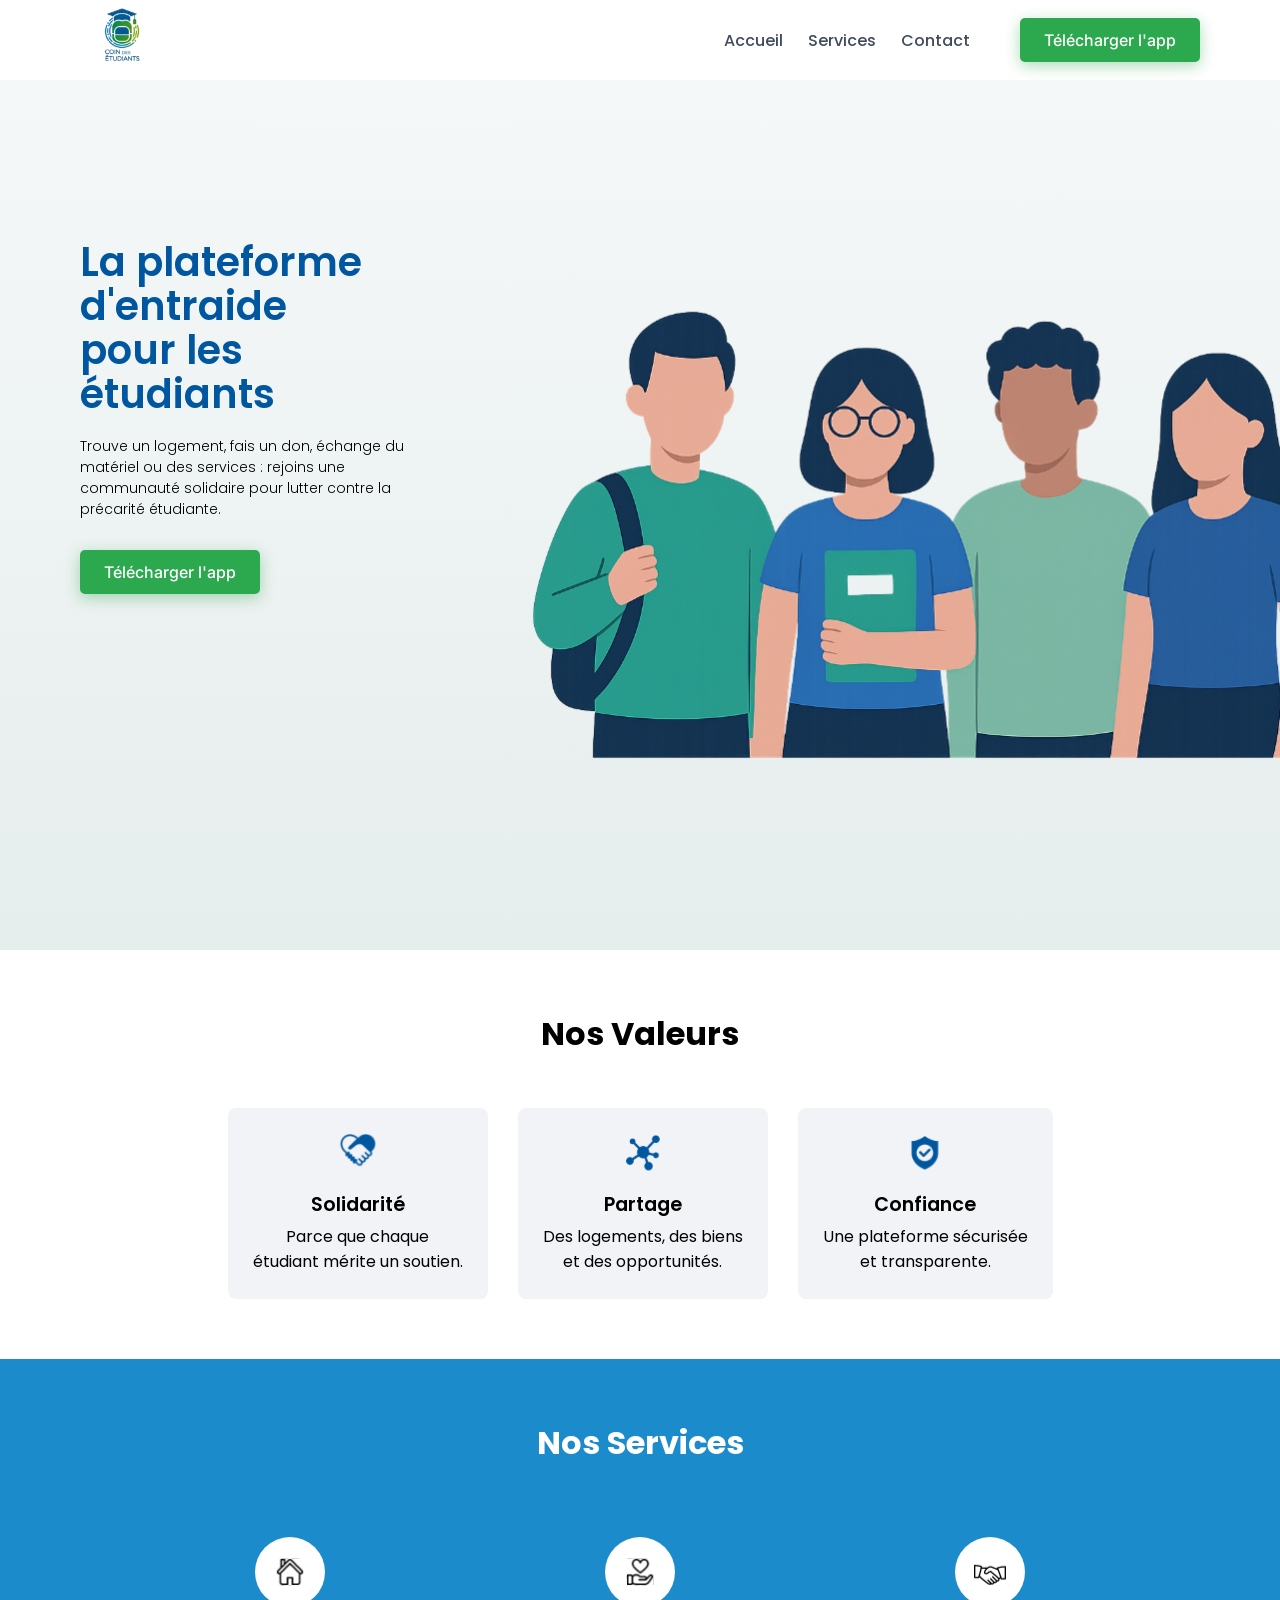
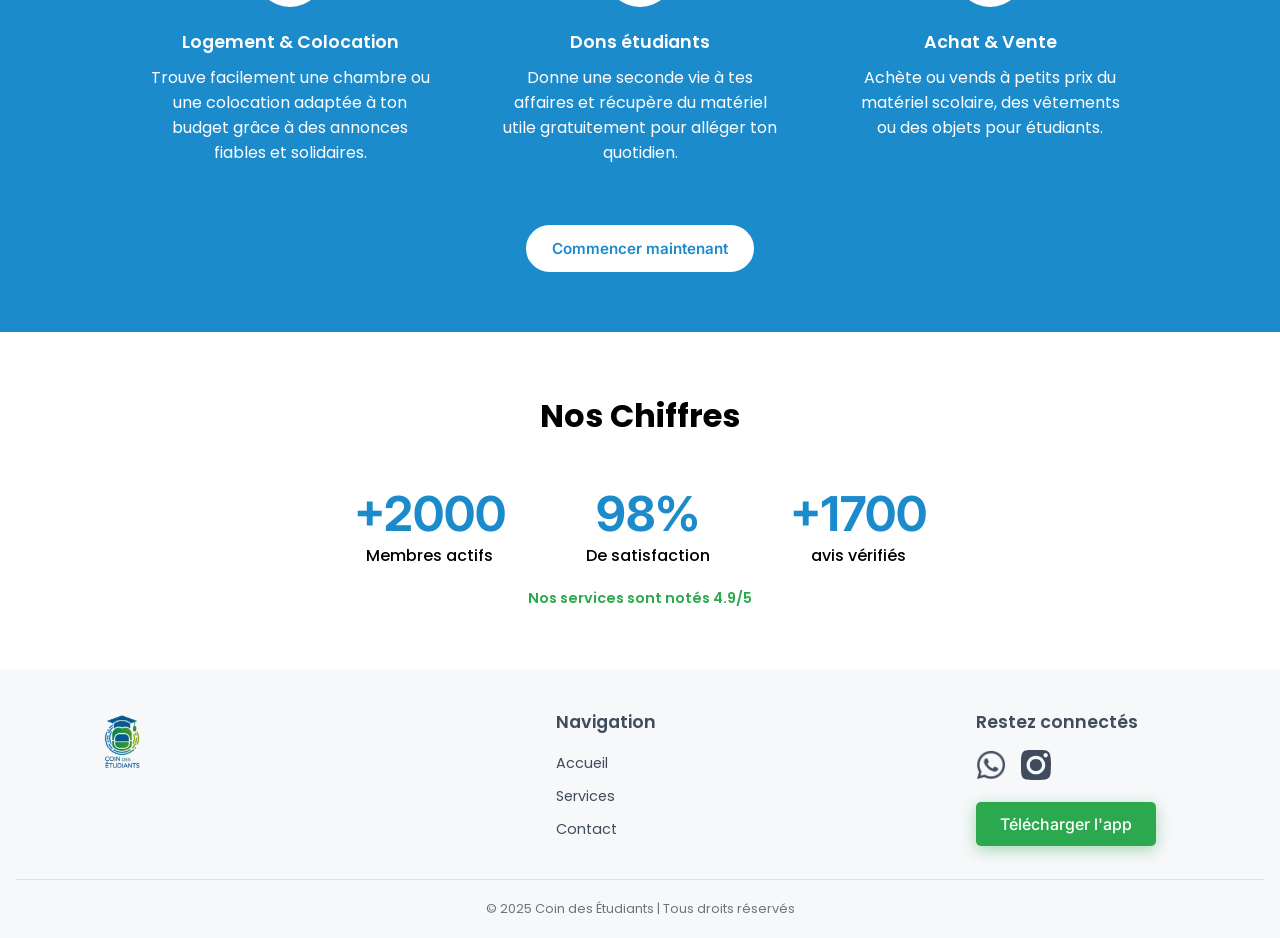
<file: index.html>
<!DOCTYPE html>
<html lang="fr">
<head>
    <meta charset="UTF-8">
    <meta name="viewport" content="width=device-width, initial-scale=1.0">
    <title>Le coin des etudiants</title>
    <link rel="shortcut icon" href="assets/logo.svg" type="image/svg+xml">
    <link rel="stylesheet" href="css/style.css">
    </head>
<body>
    <header class="header">
        <div class="header__nav container">
            <div class="logo">
                <img src="assets/logo.svg" alt="Logo" class="logo-img">
            </div>

            <div class="nav-group">
                <ul class="navig">
                    <li><a href="index.html">Accueil</a></li>
                    <li><a href="services.html">Services</a></li>
                    <li><a href="contact.html">Contact</a></li>
                </ul>
                <button class="nav__download-btn btn-primary">Télécharger l'app</button>
            </div>
        </div>
    </header>

    <main>
        <section id="hero" class="hero-section">
            <div class="container hero-content-wrapper">
                <div class="hero-text">
                    <h1>La plateforme d'entraide <br> pour les étudiants</h1>
                    <p>
                        Trouve un logement, fais un don, échange du matériel ou des services : rejoins 
                        une communauté solidaire pour lutter contre la précarité étudiante.
                    </p>
                    <button class="btn-primary">Télécharger l'app</button>
                </div>
                <div class="hero-image-wrapper">
                <img src="assets/perso.svg" alt="image1" class="hero-image">
                </div> 
                </div>
            </div>
        </section>

        <section id="valeurs">
            <div class="container">
                <h2 class="section-title">Nos Valeurs</h2>
                <div class="valeurs-grid">
                    <div class="valeur-item">
                        <img src="assets/valeurs/solidarite.svg" alt="Solidarité">
                        <h3>Solidarité</h3>
                        <p>Parce que chaque <br>
                        étudiant mérite un soutien.</p>
                    </div>

                    <div class="valeur-item">
                        <img src="assets/valeurs/partage.svg" alt="Partage">
                        <h3>Partage</h3>
                        <p>Des logements, des biens <br>
                        et des opportunités.</p>
                    </div>

                    <div class="valeur-item">
                        <img src="assets/valeurs/confiance.svg" alt="Confiance">
                        <h3>Confiance</h3>
                        <p>Une plateforme sécurisée <br> et transparente.</p>
                    </div>
                </div>
            </div>    
        </section>


        <section id="services">
            <div class="container">
                <h2 class="section-title">Nos Services</h2>
                <div class="services-grid">
                    <div class="service-item">
                        <img src="assets/services/logement.svg" alt="Logement">
                        <h3>Logement & Colocation</h3>
                        <p>Trouve facilement une chambre ou une colocation adaptée à ton budget grâce à des annonces fiables et solidaires.</p>
                    </div>

                    <div class="service-item">
                        <img src="assets/services/don.svg" alt="Don">
                        <h3>Dons étudiants</h3>
                        <p>Donne une seconde vie à tes affaires et récupère du matériel utile gratuitement pour alléger ton quotidien.</p>
                    </div>

                    <div class="service-item">
                        <img src="assets/services/achat.svg" alt="Achat">
                        <h3>Achat & Vente</h3>
                        <p>Achète ou vends à petits prix du matériel scolaire, des vêtements ou des objets pour étudiants.</p>
                    </div>
                </div>

                <div style="text-align: center;"> 
                    <button class="btn-secondary">Commencer maintenant</button>
                </div>
            </div>
        </section>

        <section id="chiffres">
            <div class="container">
                <h2 class="section-title">Nos Chiffres</h2>
                <div class="chiffres-grid">

                    <div class="chiffre-item">
                        <p class="chiffre-number">+2000</p>
                        <p class="chiffre-text">Membres actifs</p>
                    </div>
                    <div class="chiffre-item">
                        <p class="chiffre-number">98%</p>
                        <p class="chiffre-text">De satisfaction</p>
                    </div>
                    <div class="chiffre-item">
                        <p class="chiffre-number">+1700</p>
                        <p class="chiffre-text">avis vérifiés</p>
                    </div>
                </div>
                <p class="note">Nos services sont notés 4.9/5</p>
            </div>
        </section>
    </main>

    <footer>
        <div class="container footer-grid">
            <div class="footer-col logo-col">
                <div class="logo">
                    <img src="assets/logo.svg" alt="Logo" class="logo-img">
                </div>
            </div>
            
            <div class="footer-col">
                <h2>Navigation</h2>
                <nav>
                    <ul>
                        <li><a href="index.html">Accueil</a></li>
                        <li><a href="services.html">Services</a></li>
                        <li><a href="contact.html">Contact</a></li>  
                    </ul>
                </nav>
            </div>
            
            <div class="footer-col">
                <h2>Restez connectés</h2>
                <div class="social-links-container">
                    <a href="https://www.whatsapp.com/channel/0029VbAwDzD8fewrz5ocLE03" target="_blank" aria-label="WhatsApp">
                        <img src="assets/socials/whatsapp.svg" alt="WhatsApp" class="social-icon">
                    </a>
                    <a href="https://www.instagram.com/coin_des_etudiants/" target="_blank" aria-label="Instagram">
                        <img src="assets/socials/instagram.svg" alt="Instagram" class="social-icon">
                    </a>
                </div>
                <button class="btn-primary btn-footer">Télécharger l'app</button>
            </div>
        </div>
        
        <div class="footer-bottom">
            <p>&copy; 2025 Coin des Étudiants | Tous droits réservés</p>
            
        </div>
    </footer>
    
</body>
</html>
</file>
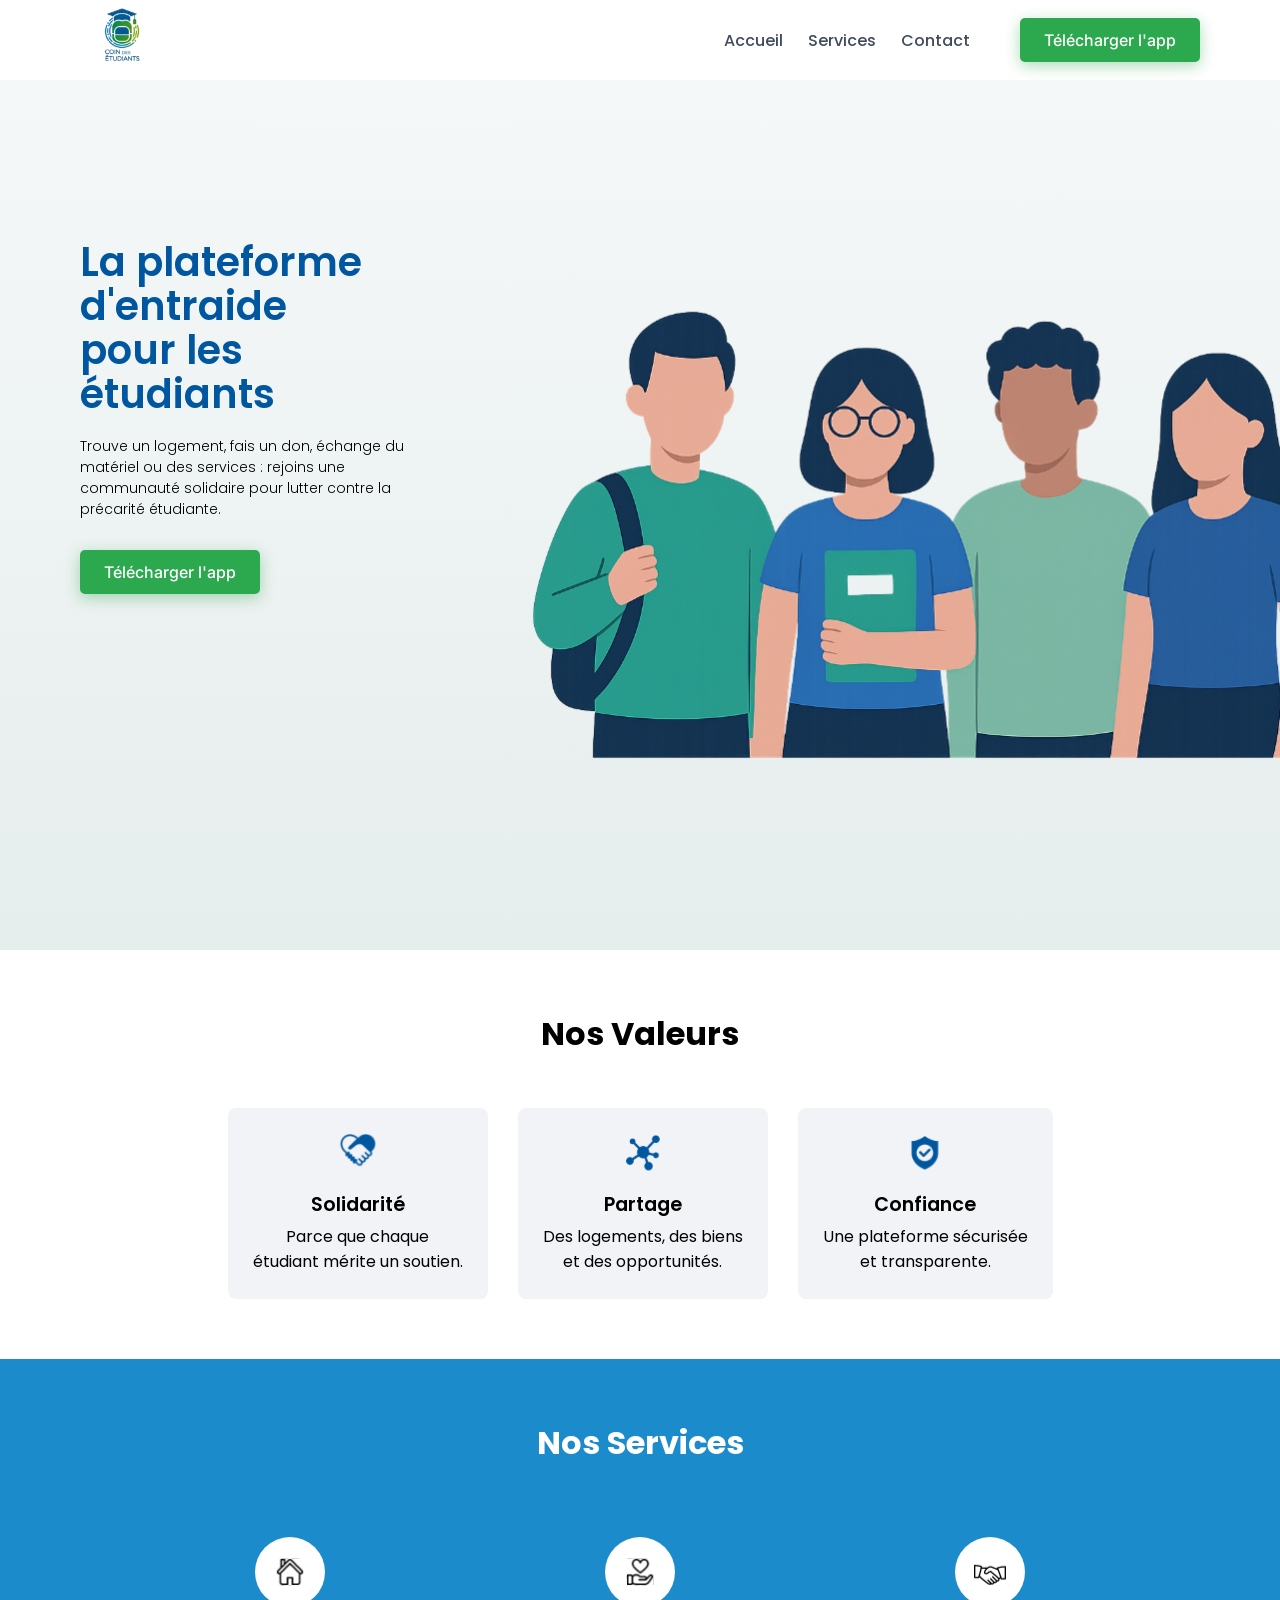
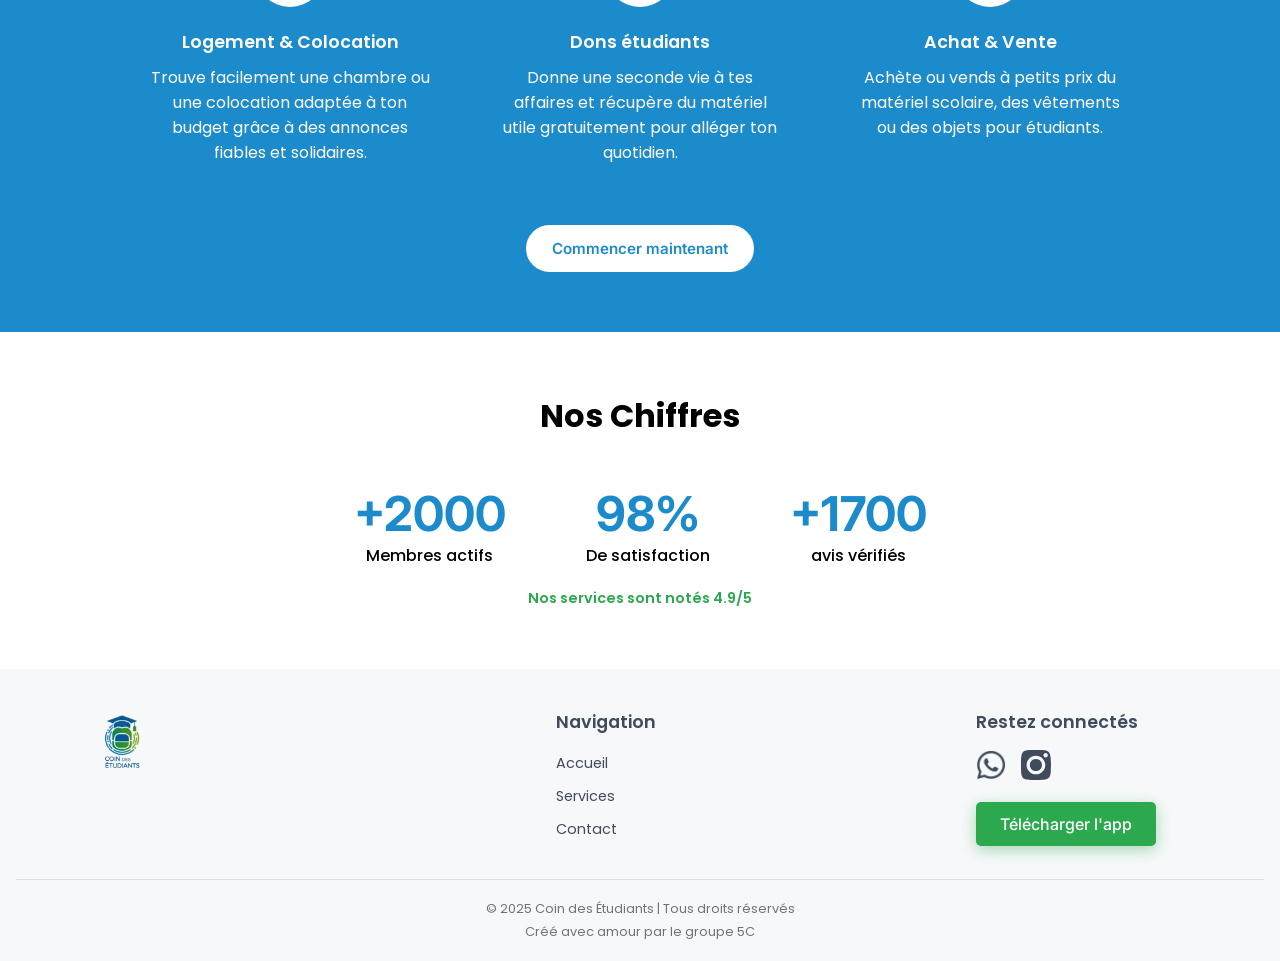
<file: site3/index.html>
<!DOCTYPE html>
<html lang="fr">
<head>
    <meta charset="UTF-8">
    <meta name="viewport" content="width=device-width, initial-scale=1.0">
    <title>Le coin des etudiants</title>
    <link rel="shortcut icon" href="assets/logo.svg" type="image/svg+xml">
    <link rel="stylesheet" href="css/style.css">
    </head>
<body>
    <header class="header">
        <div class="header__nav container">
            <div class="logo">
                <img src="assets/logo.svg" alt="Logo" class="logo-img">
            </div>

            <div class="nav-group">
                <ul class="navig">
                    <li><a href="index.html">Accueil</a></li>
                    <li><a href="services.html">Services</a></li>
                    <li><a href="contact.html">Contact</a></li>
                </ul>
                <button class="nav__download-btn btn-primary">Télécharger l'app</button>
            </div>
        </div>
    </header>

    <main>
        <section id="hero" class="hero-section">
            <div class="container hero-content-wrapper">
                <div class="hero-text">
                    <h1>La plateforme d'entraide <br> pour les étudiants</h1>
                    <p>
                        Trouve un logement, fais un don, échange du matériel ou des services : rejoins 
                        une communauté solidaire pour lutter contre la précarité étudiante.
                    </p>
                    <button class="btn-primary">Télécharger l'app</button>
                </div>
                <div class="hero-image-wrapper">
                <img src="assets/perso.svg" alt="image1" class="hero-image">
                </div> 
                </div>
            </div>
        </section>

        <section id="valeurs">
            <div class="container">
                <h2 class="section-title">Nos Valeurs</h2>
                <div class="valeurs-grid">
                    <div class="valeur-item">
                        <img src="assets/valeurs/solidarite.svg" alt="Solidarité">
                        <h3>Solidarité</h3>
                        <p>Parce que chaque <br>
                        étudiant mérite un soutien.</p>
                    </div>

                    <div class="valeur-item">
                        <img src="assets/valeurs/partage.svg" alt="Partage">
                        <h3>Partage</h3>
                        <p>Des logements, des biens <br>
                        et des opportunités.</p>
                    </div>

                    <div class="valeur-item">
                        <img src="assets/valeurs/confiance.svg" alt="Confiance">
                        <h3>Confiance</h3>
                        <p>Une plateforme sécurisée <br> et transparente.</p>
                    </div>
                </div>
            </div>    
        </section>


        <section id="services">
            <div class="container">
                <h2 class="section-title">Nos Services</h2>
                <div class="services-grid">
                    <div class="service-item">
                        <img src="assets/services/logement.svg" alt="Logement">
                        <h3>Logement & Colocation</h3>
                        <p>Trouve facilement une chambre ou une colocation adaptée à ton budget grâce à des annonces fiables et solidaires.</p>
                    </div>

                    <div class="service-item">
                        <img src="assets/services/don.svg" alt="Don">
                        <h3>Dons étudiants</h3>
                        <p>Donne une seconde vie à tes affaires et récupère du matériel utile gratuitement pour alléger ton quotidien.</p>
                    </div>

                    <div class="service-item">
                        <img src="assets/services/achat.svg" alt="Achat">
                        <h3>Achat & Vente</h3>
                        <p>Achète ou vends à petits prix du matériel scolaire, des vêtements ou des objets pour étudiants.</p>
                    </div>
                </div>

                <div style="text-align: center;"> 
                    <button class="btn-secondary">Commencer maintenant</button>
                </div>
            </div>
        </section>

        <section id="chiffres">
            <div class="container">
                <h2 class="section-title">Nos Chiffres</h2>
                <div class="chiffres-grid">

                    <div class="chiffre-item">
                        <p class="chiffre-number">+2000</p>
                        <p class="chiffre-text">Membres actifs</p>
                    </div>
                    <div class="chiffre-item">
                        <p class="chiffre-number">98%</p>
                        <p class="chiffre-text">De satisfaction</p>
                    </div>
                    <div class="chiffre-item">
                        <p class="chiffre-number">+1700</p>
                        <p class="chiffre-text">avis vérifiés</p>
                    </div>
                </div>
                <p class="note">Nos services sont notés 4.9/5</p>
            </div>
        </section>
    </main>

    <footer>
        <div class="container footer-grid">
            <div class="footer-col logo-col">
                <div class="logo">
                    <img src="assets/logo.svg" alt="Logo" class="logo-img">
                </div>
            </div>
            
            <div class="footer-col">
                <h2>Navigation</h2>
                <nav>
                    <ul>
                        <li><a href="index.html">Accueil</a></li>
                        <li><a href="services.html">Services</a></li>
                        <li><a href="contact.html">Contact</a></li>  
                    </ul>
                </nav>
            </div>
            
            <div class="footer-col">
                <h2>Restez connectés</h2>
                <div class="social-links-container">
                    <a href="https://www.whatsapp.com/channel/0029VbAwDzD8fewrz5ocLE03" target="_blank" aria-label="WhatsApp">
                        <img src="assets/socials/whatsapp.svg" alt="WhatsApp" class="social-icon">
                    </a>
                    <a href="https://www.instagram.com/coin_des_etudiants/" target="_blank" aria-label="Instagram">
                        <img src="assets/socials/instagram.svg" alt="Instagram" class="social-icon">
                    </a>
                </div>
                <button class="btn-primary btn-footer">Télécharger l'app</button>
            </div>
        </div>
        
        <div class="footer-bottom">
            <p>&copy; 2025 Coin des Étudiants | Tous droits réservés</p>
            <p>Créé avec amour par le groupe 5C</p>
        </div>
    </footer>
    
</body>
</html>
</file>
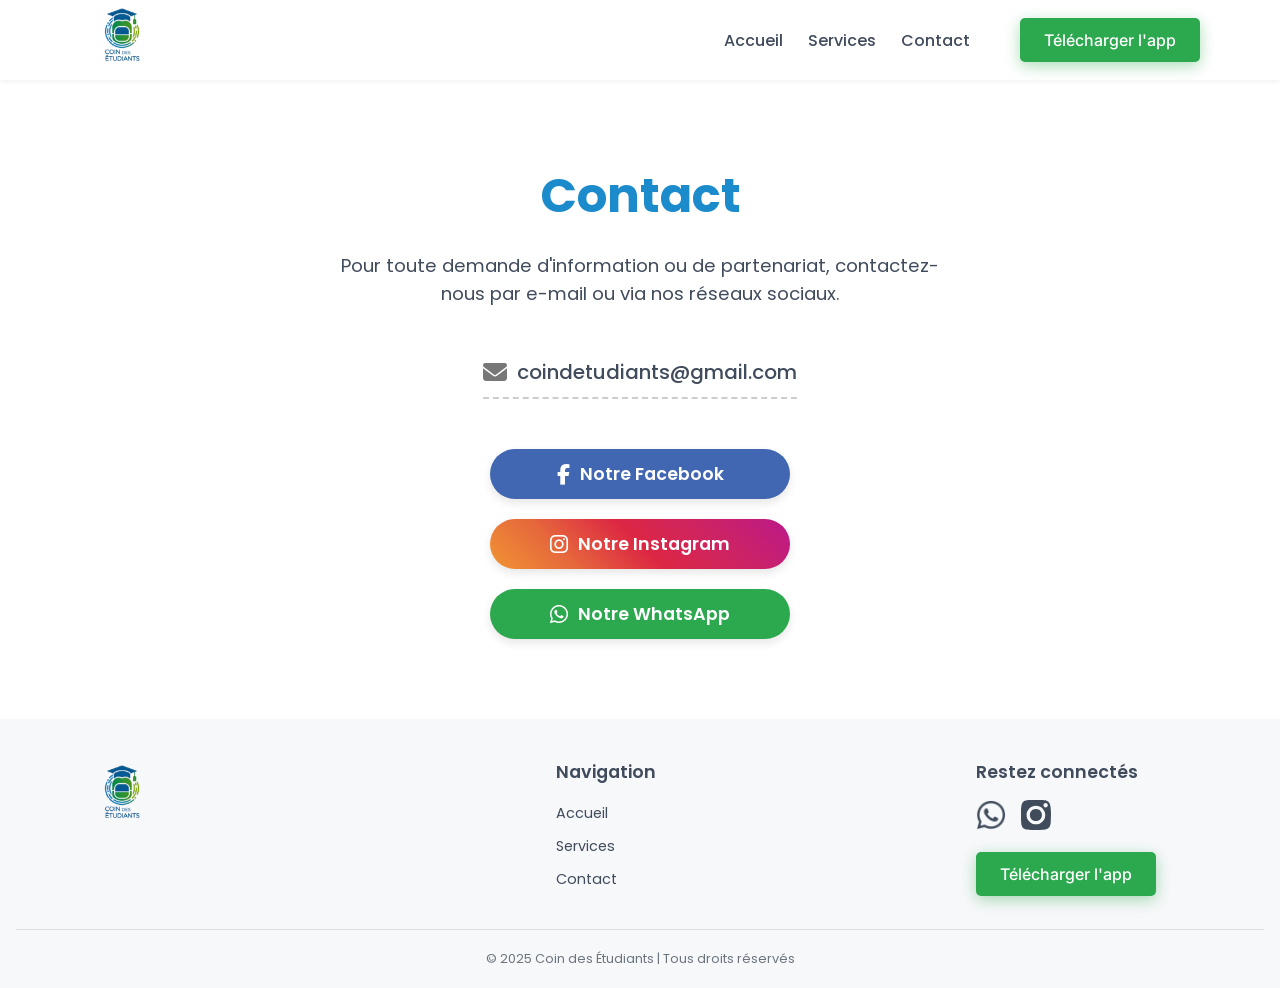
<file: contact.html>
<!DOCTYPE html>
<html lang="fr">
<head>
    <meta charset="UTF-8">
    <meta name="viewport" content="width=device-width, initial-scale=1.0">
    <title>Contact - Coin des Étudiants</title>
    <link rel="shortcut icon" href="assets/logo.svg" type="image/svg+xml">
    <link rel="stylesheet" href="css/style.css"> 
    <link rel="stylesheet" href="css/contact.css">
    <link rel="stylesheet" href="https://cdnjs.cloudflare.com/ajax/libs/font-awesome/6.5.1/css/all.min.css">
</head>
<body>
    
    <header class="header">
        <div class="header__nav container">
            <div class="logo">
                <img src="assets/logo.svg" alt="Logo" class="logo-img">
            </div>

            <div class="nav-group">
                <ul class="navig">
                    <li><a href="index.html">Accueil</a></li>
                    <li><a href="services.html">Services</a></li>
                    <li><a href="contact.html" class="active">Contact</a></li> 
                </ul>
                <button class="nav__download-btn btn-primary">Télécharger l'app</button>
            </div>
        </div>
    </header>

    <main class="content-wrapper">
        <section class="contact-section">
            
            <h1 class="contact-title">Contact</h1>
            
            <p class="contact-description">
                Pour toute demande d'information ou de partenariat, contactez-nous par e-mail ou via nos réseaux sociaux.
            </p>
            

            <a href="mailto:coindetudiants@gmail.com" class="email-link">
                <i class="fas fa-envelope"></i>
                coindetudiants@gmail.com
            </a>

       
            <div class="social-buttons">

                <a href="https://www.facebook.com/coin.des.etudiants/" class="social-btn btn-facebook">
                    <i class="fab fa-facebook-f"></i>
                    Notre Facebook
                </a>
                <a href="https://www.instagram.com/coin_des_etudiants/" class="social-btn btn-instagram">
                    <i class="fab fa-instagram"></i>
                    Notre Instagram
                </a>
                <a href="https://www.whatsapp.com/channel/0029VbAwDzD8fewrz5ocLE03" class="social-btn btn-whatsapp">
                    <i class="fab fa-whatsapp"></i>
                    Notre WhatsApp
                </a>
            </div>

        </section>
    </main>

 
    <footer>
        <div class="container footer-grid">
            <div class="footer-col logo-col">
                <div class="logo">
                    <img src="assets/logo.svg" alt="Logo" class="logo-img">
                </div>
            </div>
            
            <div class="footer-col">
                <h2>Navigation</h2>
                <nav>
                    <ul>
                        <li><a href="index.html">Accueil</a></li>
                        <li><a href="services.html">Services</a></li>
                        <li><a href="contact.html">Contact</a></li>  
                    </ul>
                </nav>
            </div>
            
            <div class="footer-col">
                <h2>Restez connectés</h2>
                <div class="social-links-container">
                  
                    <a href="https://www.whatsapp.com/channel/0029VbAwDzD8fewrz5ocLE03" target="_blank" aria-label="WhatsApp">
                        <img src="assets/socials/whatsapp.svg" alt="WhatsApp" class="social-icon">
                    </a>
                    <a href="https://www.instagram.com/coin_des_etudiants/" target="_blank" aria-label="Instagram">
                        <img src="assets/socials/instagram.svg" alt="Instagram" class="social-icon">
                    </a>
                </div>
                <button class="btn-primary btn-footer">Télécharger l'app</button>
            </div>
        </div>
        
        <div class="footer-bottom">
            <p>&copy; 2025 Coin des Étudiants | Tous droits réservés</p>
            
        </div>
    </footer>
    
</body>
</html>
</file>
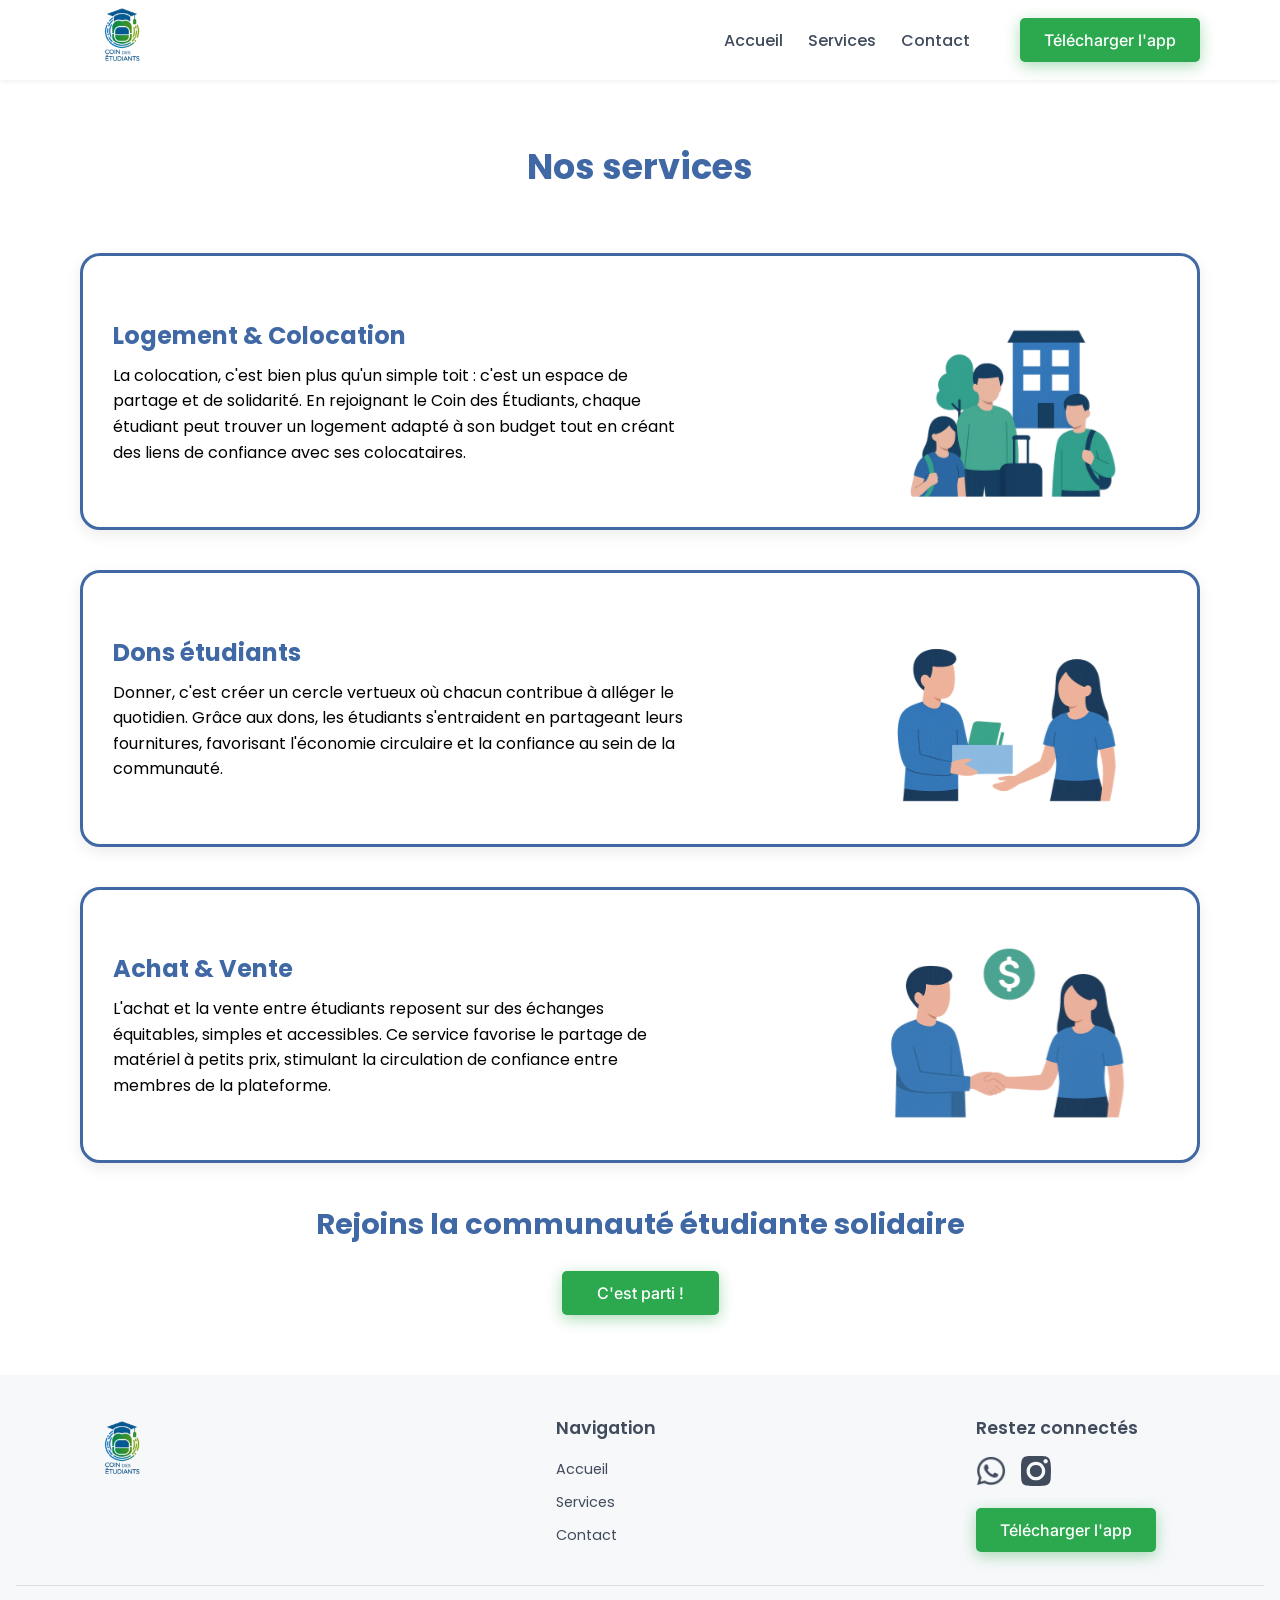
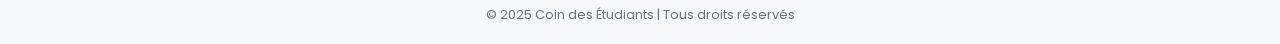
<file: services.html>
<!DOCTYPE html>
<html lang="fr">
<head>
    <meta charset="UTF-8">
    <meta name="viewport" content="width=device-width, initial-scale=1.0">
    <title>Le coin des etudiants</title>
    <link rel="shortcut icon" href="assets/logo.svg" type="image/svg+xml">
    <link rel="stylesheet" href="css/style.css"> 
    <link rel="stylesheet" href="css/services.css"> 
</head>

<body>
    <header class="header">
        <div class="header__nav container">
            <div class="logo">
                <img src="assets/logo.svg" alt="Logo" class="logo-img">
            </div>

            <div class="nav-group">
                <ul class="navig">
                    <li><a href="index.html">Accueil</a></li>
                    <li><a href="services.html">Services</a></li>
                    <li><a href="contact.html">Contact</a></li>
                </ul>
                <button class="nav__download-btn btn-primary">Télécharger l'app</button>
            </div>
        </div>
    </header>

    <main>
        <section id="detailed-services" class="detailed-services-section">
            <div class="container">
                <h2 class="section-title">Nos services</h2>

                <div class="service-card housing-card">
                    <div class="service-text">
                        <h3>Logement & Colocation</h3>
                        <p>
                            La colocation, c'est bien plus qu'un simple toit : c'est un espace de partage et de solidarité. En rejoignant le Coin des Étudiants, chaque étudiant peut trouver un logement adapté à son budget tout en créant des liens de confiance avec ses colocataires.
                        </p>
                    </div>
                    <div class="service-illustration">
                        <img src="assets/page_services/logement.svg" alt="Illustration de colocation">
                    </div>
                </div>

                <div class="service-card donation-card reverse-layout">
                    <div class="service-text">
                        <h3>Dons étudiants</h3>
                        <p>
                            Donner, c'est créer un cercle vertueux où chacun contribue à alléger le quotidien. Grâce aux dons, les étudiants s'entraident en partageant leurs fournitures, favorisant l'économie circulaire et la confiance au sein de la communauté.
                        </p>
                    </div>
                    <div class="service-illustration">
                        <img src="assets/page_services/dons.svg" alt="Illustration de don d'affaires">
                    </div>
                </div>

                <div class="service-card trade-card">
                    <div class="service-text">
                        <h3>Achat & Vente</h3>
                        <p>
                            L'achat et la vente entre étudiants reposent sur des échanges équitables, simples et accessibles. Ce service favorise le partage de matériel à petits prix, stimulant la circulation de confiance entre membres de la plateforme.
                        </p>
                    </div>
                    <div class="service-illustration">
                        <img src="assets/page_services/achat.svg" alt="Illustration d'un échange d'argent et d'un achat">
                    </div>
                </div>

                <div class="cta-bottom">
                    <h2 class="cta-title">Rejoins la communauté étudiante solidaire</h2>
                    <button class="btn-primary cta-btn">C'est parti !</button>
                </div>
            </div>
        </section>

    </main>

    <footer>
        <div class="container footer-grid">
            <div class="footer-col logo-col">
                <div class="logo">
                    <img src="assets/logo.svg" alt="Logo" class="logo-img">
                </div>
            </div>
            
            <div class="footer-col">
                <h2>Navigation</h2>
                <nav>
                    <ul>
                        <li><a href="index.html">Accueil</a></li>
                        <li><a href="services.html">Services</a></li>
                        <li><a href="contact.html">Contact</a></li>  
                    </ul>
                </nav>
            </div>
            
            <div class="footer-col">
                <h2>Restez connectés</h2>
                <div class="social-links-container">
                    <a href="https://www.whatsapp.com/channel/0029VbAwDzD8fewrz5ocLE03" target="_blank" aria-label="WhatsApp">
                        <img src="assets/socials/whatsapp.svg" alt="WhatsApp" class="social-icon">
                    </a>
                    <a href="https://www.instagram.com/coin_des_etudiants/" target="_blank" aria-label="Instagram">
                        <img src="assets/socials/instagram.svg" alt="Instagram" class="social-icon">
                    </a>
                </div>
                <button class="btn-primary btn-footer">Télécharger l'app</button>
            </div>
        </div>
        
        <div class="footer-bottom">
            <p>&copy; 2025 Coin des Étudiants | Tous droits réservés</p>
            
        </div>
    </footer>
    
</body>
</html>
</file>
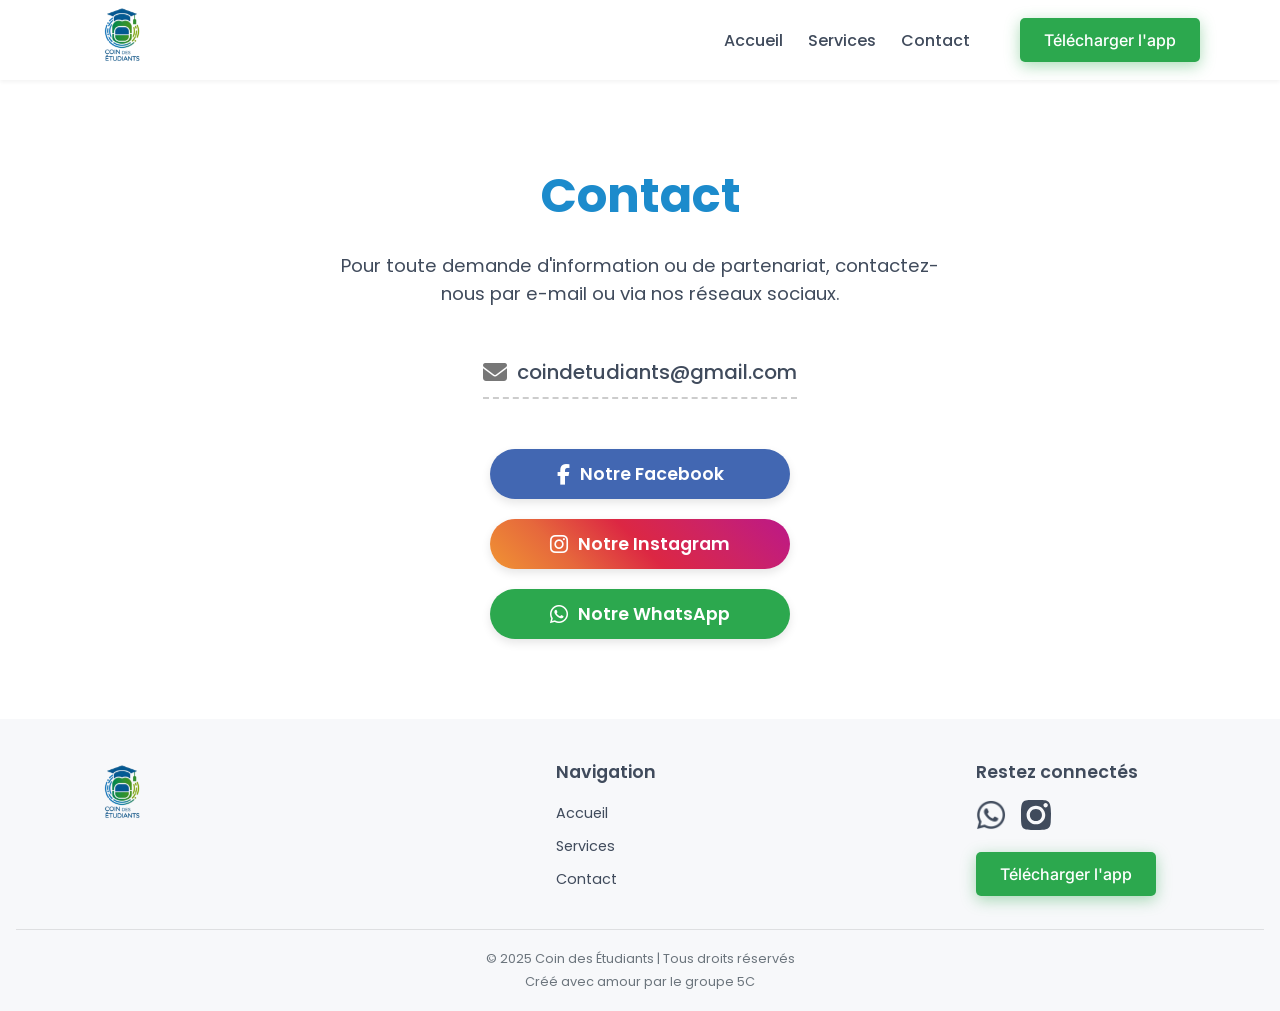
<file: site3/contact.html>
<!DOCTYPE html>
<html lang="fr">
<head>
    <meta charset="UTF-8">
    <meta name="viewport" content="width=device-width, initial-scale=1.0">
    <title>Contact - Coin des Étudiants</title>
    <link rel="shortcut icon" href="assets/logo.svg" type="image/svg+xml">
    <link rel="stylesheet" href="css/style.css"> 
    <link rel="stylesheet" href="css/contact.css">
    <link rel="stylesheet" href="https://cdnjs.cloudflare.com/ajax/libs/font-awesome/6.5.1/css/all.min.css">
</head>
<body>
    
    <header class="header">
        <div class="header__nav container">
            <div class="logo">
                <img src="assets/logo.svg" alt="Logo" class="logo-img">
            </div>

            <div class="nav-group">
                <ul class="navig">
                    <li><a href="index.html">Accueil</a></li>
                    <li><a href="services.html">Services</a></li>
                    <li><a href="contact.html" class="active">Contact</a></li> 
                </ul>
                <button class="nav__download-btn btn-primary">Télécharger l'app</button>
            </div>
        </div>
    </header>

    <main class="content-wrapper">
        <section class="contact-section">
            
            <h1 class="contact-title">Contact</h1>
            
            <p class="contact-description">
                Pour toute demande d'information ou de partenariat, contactez-nous par e-mail ou via nos réseaux sociaux.
            </p>
            

            <a href="mailto:coindetudiants@gmail.com" class="email-link">
                <i class="fas fa-envelope"></i>
                coindetudiants@gmail.com
            </a>

       
            <div class="social-buttons">

                <a href="https://www.facebook.com/coin.des.etudiants/" class="social-btn btn-facebook">
                    <i class="fab fa-facebook-f"></i>
                    Notre Facebook
                </a>
                <a href="https://www.instagram.com/coin_des_etudiants/" class="social-btn btn-instagram">
                    <i class="fab fa-instagram"></i>
                    Notre Instagram
                </a>
                <a href="https://www.whatsapp.com/channel/0029VbAwDzD8fewrz5ocLE03" class="social-btn btn-whatsapp">
                    <i class="fab fa-whatsapp"></i>
                    Notre WhatsApp
                </a>
            </div>

        </section>
    </main>

 
    <footer>
        <div class="container footer-grid">
            <div class="footer-col logo-col">
                <div class="logo">
                    <img src="assets/logo.svg" alt="Logo" class="logo-img">
                </div>
            </div>
            
            <div class="footer-col">
                <h2>Navigation</h2>
                <nav>
                    <ul>
                        <li><a href="index.html">Accueil</a></li>
                        <li><a href="services.html">Services</a></li>
                        <li><a href="contact.html">Contact</a></li>  
                    </ul>
                </nav>
            </div>
            
            <div class="footer-col">
                <h2>Restez connectés</h2>
                <div class="social-links-container">
                  
                    <a href="https://www.whatsapp.com/channel/0029VbAwDzD8fewrz5ocLE03" target="_blank" aria-label="WhatsApp">
                        <img src="assets/socials/whatsapp.svg" alt="WhatsApp" class="social-icon">
                    </a>
                    <a href="https://www.instagram.com/coin_des_etudiants/" target="_blank" aria-label="Instagram">
                        <img src="assets/socials/instagram.svg" alt="Instagram" class="social-icon">
                    </a>
                </div>
                <button class="btn-primary btn-footer">Télécharger l'app</button>
            </div>
        </div>
        
        <div class="footer-bottom">
            <p>&copy; 2025 Coin des Étudiants | Tous droits réservés</p>
            <p>Créé avec amour par le groupe 5C</p>
        </div>
    </footer>
    
</body>
</html>
</file>
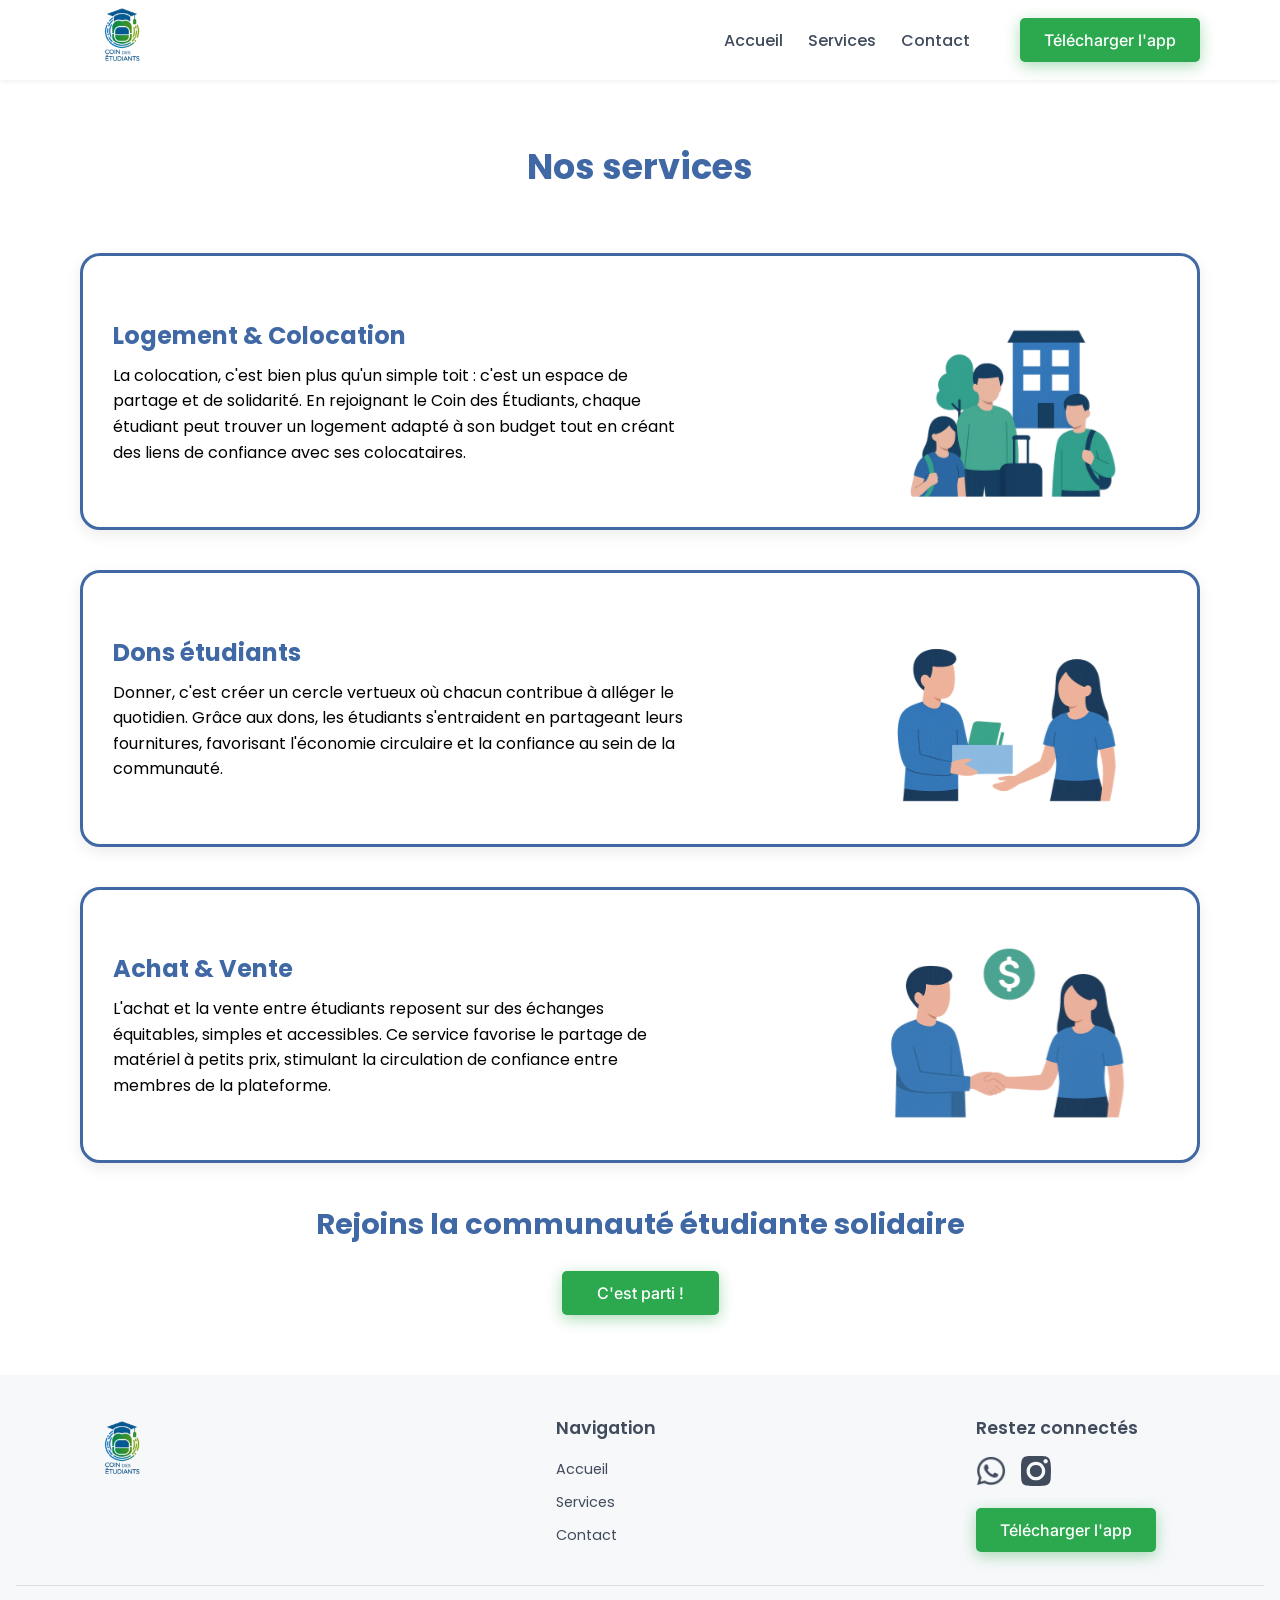
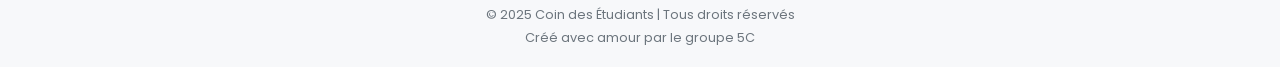
<file: site3/services.html>
<!DOCTYPE html>
<html lang="fr">
<head>
    <meta charset="UTF-8">
    <meta name="viewport" content="width=device-width, initial-scale=1.0">
    <title>Le coin des etudiants</title>
    <link rel="shortcut icon" href="assets/logo.svg" type="image/svg+xml">
    <link rel="stylesheet" href="css/style.css"> 
    <link rel="stylesheet" href="css/services.css"> 
</head>

<body>
    <header class="header">
        <div class="header__nav container">
            <div class="logo">
                <img src="assets/logo.svg" alt="Logo" class="logo-img">
            </div>

            <div class="nav-group">
                <ul class="navig">
                    <li><a href="index.html">Accueil</a></li>
                    <li><a href="services.html">Services</a></li>
                    <li><a href="contact.html">Contact</a></li>
                </ul>
                <button class="nav__download-btn btn-primary">Télécharger l'app</button>
            </div>
        </div>
    </header>

    <main>
        <section id="detailed-services" class="detailed-services-section">
            <div class="container">
                <h2 class="section-title">Nos services</h2>

                <div class="service-card housing-card">
                    <div class="service-text">
                        <h3>Logement & Colocation</h3>
                        <p>
                            La colocation, c'est bien plus qu'un simple toit : c'est un espace de partage et de solidarité. En rejoignant le Coin des Étudiants, chaque étudiant peut trouver un logement adapté à son budget tout en créant des liens de confiance avec ses colocataires.
                        </p>
                    </div>
                    <div class="service-illustration">
                        <img src="assets/page_services/logement.svg" alt="Illustration de colocation">
                    </div>
                </div>

                <div class="service-card donation-card reverse-layout">
                    <div class="service-text">
                        <h3>Dons étudiants</h3>
                        <p>
                            Donner, c'est créer un cercle vertueux où chacun contribue à alléger le quotidien. Grâce aux dons, les étudiants s'entraident en partageant leurs fournitures, favorisant l'économie circulaire et la confiance au sein de la communauté.
                        </p>
                    </div>
                    <div class="service-illustration">
                        <img src="assets/page_services/dons.svg" alt="Illustration de don d'affaires">
                    </div>
                </div>

                <div class="service-card trade-card">
                    <div class="service-text">
                        <h3>Achat & Vente</h3>
                        <p>
                            L'achat et la vente entre étudiants reposent sur des échanges équitables, simples et accessibles. Ce service favorise le partage de matériel à petits prix, stimulant la circulation de confiance entre membres de la plateforme.
                        </p>
                    </div>
                    <div class="service-illustration">
                        <img src="assets/page_services/achat.svg" alt="Illustration d'un échange d'argent et d'un achat">
                    </div>
                </div>

                <div class="cta-bottom">
                    <h2 class="cta-title">Rejoins la communauté étudiante solidaire</h2>
                    <button class="btn-primary cta-btn">C'est parti !</button>
                </div>
            </div>
        </section>

    </main>

    <footer>
        <div class="container footer-grid">
            <div class="footer-col logo-col">
                <div class="logo">
                    <img src="assets/logo.svg" alt="Logo" class="logo-img">
                </div>
            </div>
            
            <div class="footer-col">
                <h2>Navigation</h2>
                <nav>
                    <ul>
                        <li><a href="index.html">Accueil</a></li>
                        <li><a href="services.html">Services</a></li>
                        <li><a href="contact.html">Contact</a></li>  
                    </ul>
                </nav>
            </div>
            
            <div class="footer-col">
                <h2>Restez connectés</h2>
                <div class="social-links-container">
                    <a href="https://www.whatsapp.com/channel/0029VbAwDzD8fewrz5ocLE03" target="_blank" aria-label="WhatsApp">
                        <img src="assets/socials/whatsapp.svg" alt="WhatsApp" class="social-icon">
                    </a>
                    <a href="https://www.instagram.com/coin_des_etudiants/" target="_blank" aria-label="Instagram">
                        <img src="assets/socials/instagram.svg" alt="Instagram" class="social-icon">
                    </a>
                </div>
                <button class="btn-primary btn-footer">Télécharger l'app</button>
            </div>
        </div>
        
        <div class="footer-bottom">
            <p>&copy; 2025 Coin des Étudiants | Tous droits réservés</p>
            <p>Créé avec amour par le groupe 5C</p>
        </div>
    </footer>
    
</body>
</html>
</file>
<file: css/style.css>
@import url('https://fonts.googleapis.com/css2?family=Poppins:wght@100;400;500;600;700;800&display=swap');
@import url('https://fonts.googleapis.com/css2?family=Inter:wght@400;500;600;700&display=swap'); 

@import url('global.css');
@import url('sections/header.css');
@import url('sections/main.css'); 
@import url('sections/footer.css'); 


:root{

    --poppins: "Poppins", sans-serif;
    --inter: "Inter", sans-serif;

    --color-text-dark: #404B5C;
    --color-primary: #000000; 
    --color-secondary: #FFFFFF; 
    --btn-green-color: #2CA84E; 
    --bg-blue-color: #1C8BCC; 

    --color-hero-gradient-start: #f5f8f8; 
    --color-hero-gradient-end: #e6eded; 
    --color-light-grey-box: #f1f3f6;
    --color-footer-bg: #F7F8FA; 

    --padding-sides: 5%; 
    --max-width-content: 1120px;
}
</file>
<file: site3/css/style.css>
@import url('https://fonts.googleapis.com/css2?family=Poppins:wght@100;400;500;600;700;800&display=swap');
@import url('https://fonts.googleapis.com/css2?family=Inter:wght@400;500;600;700&display=swap'); 

@import url('global.css');
@import url('sections/header.css');
@import url('sections/main.css'); 
@import url('sections/footer.css'); 


:root{

    --poppins: "Poppins", sans-serif;
    --inter: "Inter", sans-serif;

    --color-text-dark: #404B5C;
    --color-primary: #000000; 
    --color-secondary: #FFFFFF; 
    --btn-green-color: #2CA84E; 
    --bg-blue-color: #1C8BCC; 

    --color-hero-gradient-start: #f5f8f8; 
    --color-hero-gradient-end: #e6eded; 
    --color-light-grey-box: #f1f3f6;
    --color-footer-bg: #F7F8FA; 

    --padding-sides: 5%; 
    --max-width-content: 1120px;
}
</file>
<file: css/contact.css>
.contact-section {
    text-align: center;
    padding: 80px 0;
}

.contact-title {
    font-family: var(--poppins);
    font-size: 3rem;
    font-weight: 700;
    color: var(--bg-blue-color);
    margin-bottom: 20px;
}

.contact-description {
    font-size: 1.15rem;
    color: var(--color-text-dark);
    margin-bottom: 40px;
    line-height: 1.5;
    max-width: 600px;
    margin-left: auto;
    margin-right: auto;
}

/* Lien Email */
.email-link {
    display: inline-flex;
    align-items: center;
    font-size: 1.25rem;
    font-weight: 500;
    color: var(--color-text-dark);
    text-decoration: none;
    margin-bottom: 50px;
    padding: 10px 0;
    border-bottom: 2px dashed #ccc;
    transition: color 0.3s;
}

.email-link i {
    font-size: 1.5rem;
    margin-right: 10px;
    color: #777;
}

.email-link:hover {
    color: var(--bg-blue-color);
}

.social-buttons {
    display: flex;
    flex-direction: column;
    align-items: center;
    gap: 20px;
}

.social-btn {
    display: inline-flex;
    align-items: center;
    justify-content: center;
    width: 250px;
    padding: 12px 25px;
    border-radius: 30px;
    color: white;
    font-size: 1.1rem;
    font-weight: 600;
    text-decoration: none;
    transition: transform 0.2s, box-shadow 0.2s;
    box-shadow: 0 4px 10px rgba(0, 0, 0, 0.1);
}

.social-btn i {
    margin-right: 10px;
    font-size: 1.3rem;
}

.social-btn:hover {
    transform: translateY(-2px);
    box-shadow: 0 6px 15px rgba(0, 0, 0, 0.2);
}

.btn-facebook {
    background-color: #4267B2;
}

.btn-instagram {
    background: linear-gradient(45deg, #f09433, #e6683c, #dc2743, #cc2366, #bc1888);
}

.btn-whatsapp {
    background-color: var(--btn-green-color); 
}

@media (max-width: 600px) {
    .contact-title {
        font-size: 2.5rem;
    }
    .contact-description {
        font-size: 1rem;
    }
    .social-btn {
        width: 90%;
    }
}
</file>
<file: css/services.css>
.detailed-services-section {
    padding: 60px 0;
    text-align: center;
}


.detailed-services-section .section-title {
    margin-bottom: 60px;
    font-size: 2.2rem;
    color: var(--primary-color, #3f68a5);
}

.service-card {
    display: flex;
    align-items: center;
    justify-content: space-between;
    
    border: 3px solid var(--primary-color, #3f68a5);
    border-radius: 20px;
    box-shadow: 0 5px 15px rgba(0, 0, 0, 0.08);
    
    padding: 30px;
    margin-bottom: 40px;
    background-color: white;
}

.service-text {
    max-width: 55%;
    text-align: left;
}

.service-text h3 {
    font-size: 1.5rem;
    color: var(--primary-color, #3f68a5);
    margin-bottom: 10px;
}

.service-text p {
    font-size: 1rem;
    color: var(--color-text-light); 
    line-height: 1.6;
}

.cta-title {
    font-size: 1.8rem;
    color: var(--primary-color, #3f68a5); 
    margin-bottom: 25px;
}

.cta-btn {
    padding: 12px 35px; 
}

.service-illustration {
   
    max-width: 30%;
    display: flex; 
    justify-content: center;
    align-items: center;
}

.service-illustration img {
    max-width: 100%; 
    height: auto; 
    display: block; 
}

@media (max-width: 900px) {
    .service-card {
        flex-direction: column; 
        padding: 20px;
        text-align: center;
    }
    
    .service-card.reverse-layout {
        flex-direction: column; 
    }

    .service-text, .service-illustration {
        max-width: 100%;
        text-align: center;
        margin-bottom: 15px;
    }

    .service-illustration {
        max-width: 70%;
        margin-left: auto;
        margin-right: auto;
    }
}
</file>
<file: site3/css/contact.css>
.contact-section {
    text-align: center;
    padding: 80px 0;
}

.contact-title {
    font-family: var(--poppins);
    font-size: 3rem;
    font-weight: 700;
    color: var(--bg-blue-color);
    margin-bottom: 20px;
}

.contact-description {
    font-size: 1.15rem;
    color: var(--color-text-dark);
    margin-bottom: 40px;
    line-height: 1.5;
    max-width: 600px;
    margin-left: auto;
    margin-right: auto;
}

/* Lien Email */
.email-link {
    display: inline-flex;
    align-items: center;
    font-size: 1.25rem;
    font-weight: 500;
    color: var(--color-text-dark);
    text-decoration: none;
    margin-bottom: 50px;
    padding: 10px 0;
    border-bottom: 2px dashed #ccc;
    transition: color 0.3s;
}

.email-link i {
    font-size: 1.5rem;
    margin-right: 10px;
    color: #777;
}

.email-link:hover {
    color: var(--bg-blue-color);
}

.social-buttons {
    display: flex;
    flex-direction: column;
    align-items: center;
    gap: 20px;
}

.social-btn {
    display: inline-flex;
    align-items: center;
    justify-content: center;
    width: 250px;
    padding: 12px 25px;
    border-radius: 30px;
    color: white;
    font-size: 1.1rem;
    font-weight: 600;
    text-decoration: none;
    transition: transform 0.2s, box-shadow 0.2s;
    box-shadow: 0 4px 10px rgba(0, 0, 0, 0.1);
}

.social-btn i {
    margin-right: 10px;
    font-size: 1.3rem;
}

.social-btn:hover {
    transform: translateY(-2px);
    box-shadow: 0 6px 15px rgba(0, 0, 0, 0.2);
}

.btn-facebook {
    background-color: #4267B2;
}

.btn-instagram {
    background: linear-gradient(45deg, #f09433, #e6683c, #dc2743, #cc2366, #bc1888);
}

.btn-whatsapp {
    background-color: var(--btn-green-color); 
}

@media (max-width: 600px) {
    .contact-title {
        font-size: 2.5rem;
    }
    .contact-description {
        font-size: 1rem;
    }
    .social-btn {
        width: 90%;
    }
}
</file>
<file: site3/css/services.css>
.detailed-services-section {
    padding: 60px 0;
    text-align: center;
}


.detailed-services-section .section-title {
    margin-bottom: 60px;
    font-size: 2.2rem;
    color: var(--primary-color, #3f68a5);
}

.service-card {
    display: flex;
    align-items: center;
    justify-content: space-between;
    
    border: 3px solid var(--primary-color, #3f68a5);
    border-radius: 20px;
    box-shadow: 0 5px 15px rgba(0, 0, 0, 0.08);
    
    padding: 30px;
    margin-bottom: 40px;
    background-color: white;
}

.service-text {
    max-width: 55%;
    text-align: left;
}

.service-text h3 {
    font-size: 1.5rem;
    color: var(--primary-color, #3f68a5);
    margin-bottom: 10px;
}

.service-text p {
    font-size: 1rem;
    color: var(--color-text-light); 
    line-height: 1.6;
}

.cta-title {
    font-size: 1.8rem;
    color: var(--primary-color, #3f68a5); 
    margin-bottom: 25px;
}

.cta-btn {
    padding: 12px 35px; 
}

.service-illustration {
   
    max-width: 30%;
    display: flex; 
    justify-content: center;
    align-items: center;
}

.service-illustration img {
    max-width: 100%; 
    height: auto; 
    display: block; 
}

@media (max-width: 900px) {
    .service-card {
        flex-direction: column; 
        padding: 20px;
        text-align: center;
    }
    
    .service-card.reverse-layout {
        flex-direction: column; 
    }

    .service-text, .service-illustration {
        max-width: 100%;
        text-align: center;
        margin-bottom: 15px;
    }

    .service-illustration {
        max-width: 70%;
        margin-left: auto;
        margin-right: auto;
    }
}
</file>
